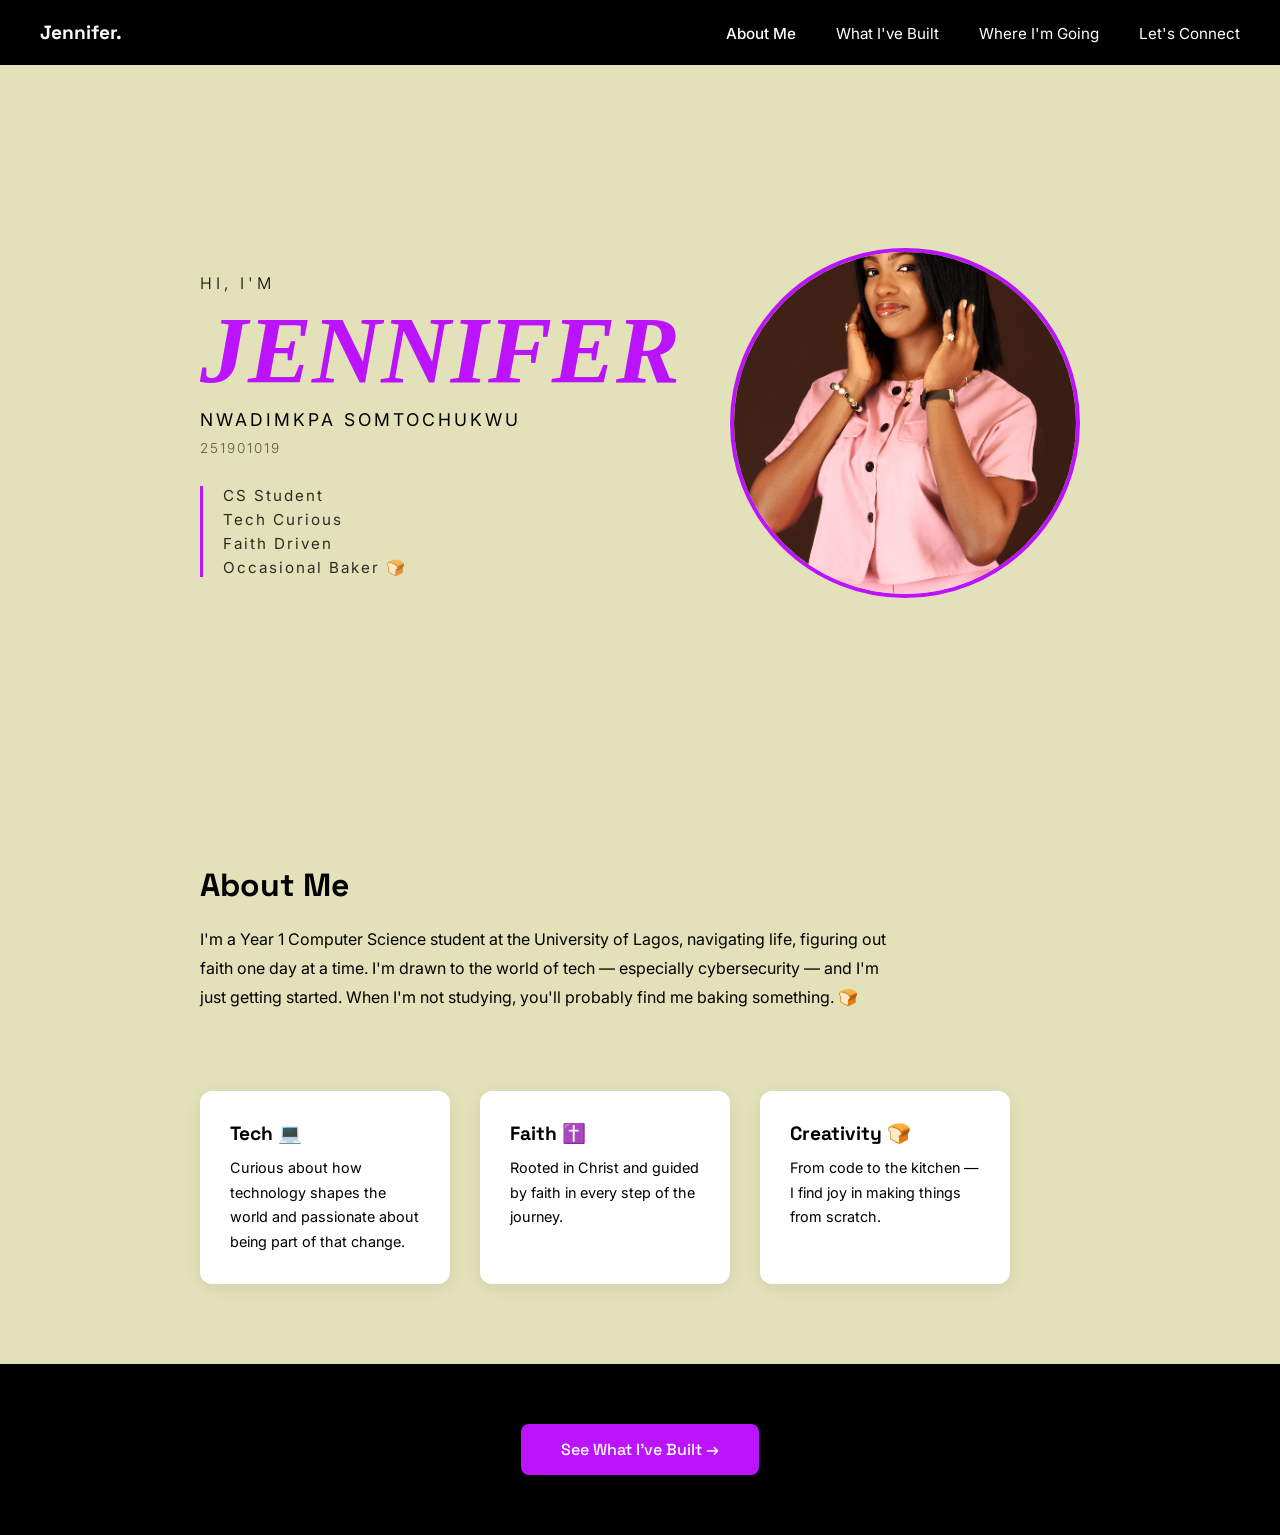
<file: index.html>
<!DOCTYPE html>
<html lang="en">
<head>
    <meta charset="UTF-8">
    <meta name="viewport" content="width=device-width, initial-scale=1.0">
    <title>Jennifer | Hi, I'm Jennifer</title>
    <link rel="stylesheet" href="style.css">
</head>
<body>

    <nav>
        <div class="logo">Jennifer.</div>
        <ul>
            <li><a href="index.html" class="active">About Me</a></li>
            <li><a href="built.html">What I've Built</a></li>
            <li><a href="going.html">Where I'm Going</a></li>
            <li><a href="connect.html">Let's Connect</a></li>
        </ul>
    </nav>
<section class="hero">
    <div class="hero-text">
        <p class="hero-greeting">HI, I'M</p>
        <h1><span>Jennifer</span></h1>
        <p class="hero-fullname">Nwadimkpa Somtochukwu</p>
        <p class="hero-matric">251901019</p>
        <div class="hero-tagline">
            <p>CS Student</p>
            <p>Tech Curious</p>
            <p>Faith Driven</p>
            <p>Occasional Baker 🍞</p>
        </div>
    </div>
    <div class="hero-image">
        <img src="me.jpg" alt="Jennifer">
    </div>
</section>
    

<section class="about">
    <h2>About Me</h2>
     <p>I'm a Year 1 Computer Science student at the University of Lagos, navigating life, 
    figuring out faith one day at a time. I'm drawn to the world of tech — especially 
    cybersecurity — and I'm just getting started. When I'm not studying, you'll probably 
    find me baking something. 🍞</p>
</section>

<section class="cards">
    <div class="card">
        <h3>Tech 💻</h3>
        <p>Curious about how technology shapes the world and passionate about being part of that change.</p>
    </div>
    <div class="card">
        <h3>Faith ✝️</h3>
        <p>Rooted in Christ and guided by faith in every step of the journey.</p>
    </div>
    <div class="card">
        <h3>Creativity 🍞</h3>
        <p>From code to the kitchen — I find joy in making things from scratch.</p>
    </div>
</section>

<section class="cta">
    <a href="built.html" class="cta-button">See What I've Built →</a>
</section>
</body>
</html>
</file>
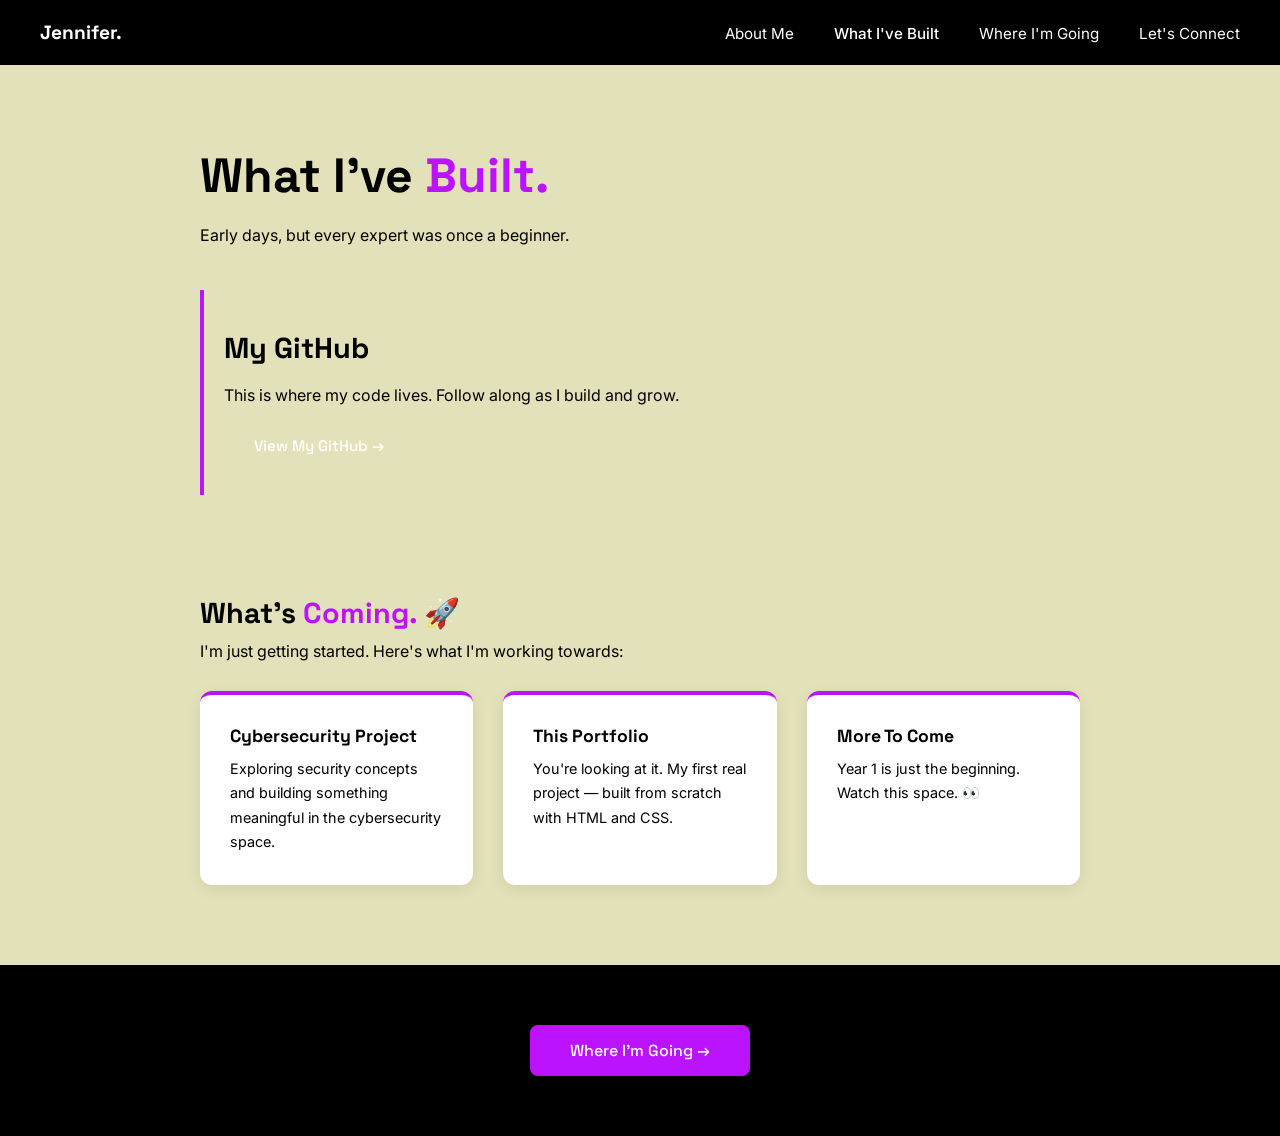
<file: built.html>
<!DOCTYPE html>
<html lang="en">
<head>
    <meta charset="UTF-8">
    <!-- Ensures proper scaling and rendering on mobile devices for responsive design -->
    <meta name="viewport" content="width=device-width, initial-scale=1.0">
    <title>Jennifer | What I've Built</title>
    <link rel="stylesheet" href="style.css">
</head>
<body>

    <nav>
        <div class="logo">Jennifer.</div>
        <ul>
            <li><a href="index.html">About Me</a></li>
            <li><a href="built.html" class="active">What I've Built</a></li>
            <li><a href="going.html">Where I'm Going</a></li>
            <li><a href="connect.html">Let's Connect</a></li>
        </ul>
    </nav>
    <section class="page-hero">
    <h1>What I've <span>Built.</span></h1>
    <p>Early days, but every expert was once a beginner.</p>
</section>

<section class="github">
    <h2>My GitHub</h2>
    <p>This is where my code lives. Follow along as I build and grow.</p>
    <a href="https://github.com/jennifer-413E" target="_blank" class="github-button">View My GitHub →</a>
</section>
<section class="coming">
    <h2>What's<span> Coming.</span> 🚀</h2>
    <p>I'm just getting started. Here's what I'm working towards:</p>
    <div class="coming-cards">
        <div class="coming-card">
            <h3>Cybersecurity Project</h3>
            <p>Exploring security concepts and building something meaningful in the cybersecurity space.</p>
        </div>
        <div class="coming-card">
            <h3>This Portfolio</h3>
            <p>You're looking at it. My first real project — built from scratch with HTML and CSS.</p>
        </div>
        <div class="coming-card">
            <h3>More To Come</h3>
            <p>Year 1 is just the beginning. Watch this space. 👀</p>
        </div>
    </div>
</section>

<section class="cta">
    <a href="going.html" class="cta-button">Where I'm Going →</a>
</section>

</body>
</html>
</file>
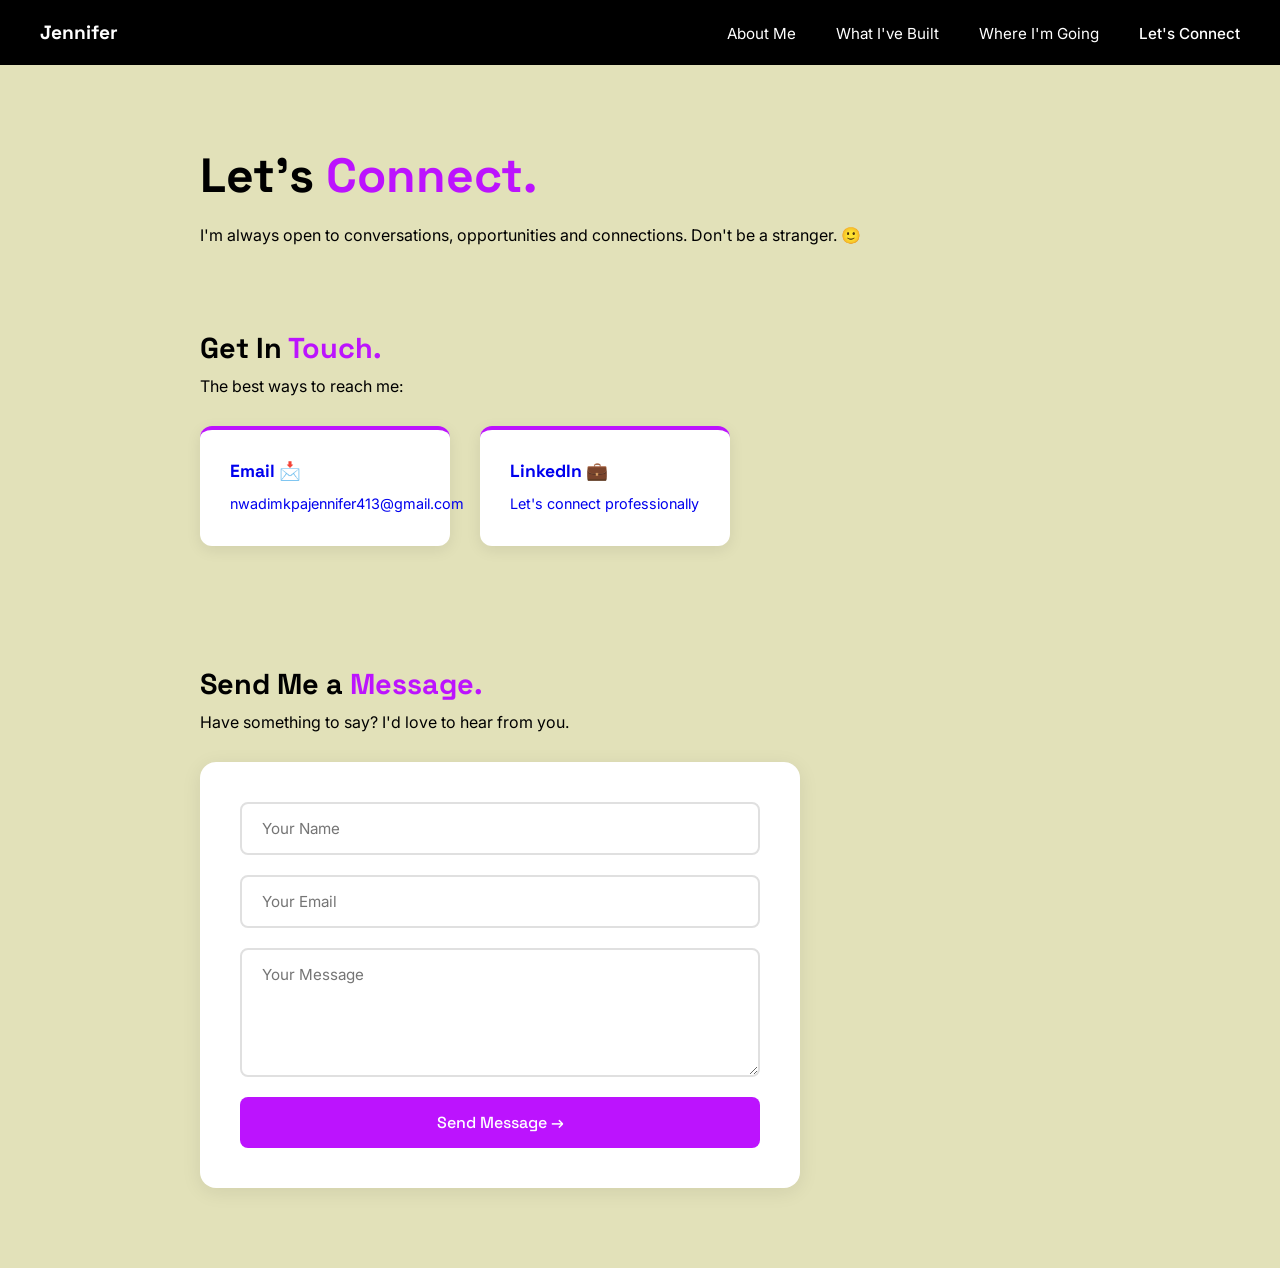
<file: connect.html>
<!DOCTYPE html>
<html lang="en">
<head>
    <meta charset="UTF-8">
    <meta name="viewport" content="width=device-width, initial-scale=1.0">
    <title> Jennifer| Lets Connect</title>
    <link rel="stylesheet" href="style.css">
</head>
<body>

    <nav>
        <div class="logo">Jennifer</div>
        <ul>
            <li><a href="index.html">About Me</a></li>
            <li><a href="built.html">What I've Built</a></li>
            <li><a href="going.html">Where I'm Going</a></li>
            <li><a href="connect.html" class="active">Let's Connect</a></li>

        </ul>
    </nav>
    <section class="page-hero">
    <h1>Let's <span>Connect.</span></h1>
    <p>I'm always open to conversations, opportunities and connections. Don't be a stranger. 🙂</p>
</section>

<section class="connect">
    <h2>Get In <span>Touch.</span></h2>
    <p>The best ways to reach me:</p>
    <div class="connect-links">
        <a href="mailto:nwadimkpajennifer413@gmail.com" class="connect-card">
            <h3>Email 📩</h3>
            <p>nwadimkpajennifer413@gmail.com</p>
        </a>
        <a href="https://www.linkedin.com/in/jennifer-nwadimkpa/" target="_blank" class="connect-card">
            <h3>LinkedIn 💼</h3>
            <p>Let's connect professionally</p>
        </a>
    </div>
</section>
 <section class="message">
    <h2>Send Me a <span>Message.</span></h2>
    <p>Have something to say? I'd love to hear from you.</p>
    <div class="message-form">
        <input type="text" placeholder="Your Name" class="form-input">
        <input type="email" placeholder="Your Email" class="form-input">
        <textarea placeholder="Your Message" class="form-input" rows="5"></textarea>
        <button class="form-button">Send Message →</button>
    </div>
</section>
</body>
</file>
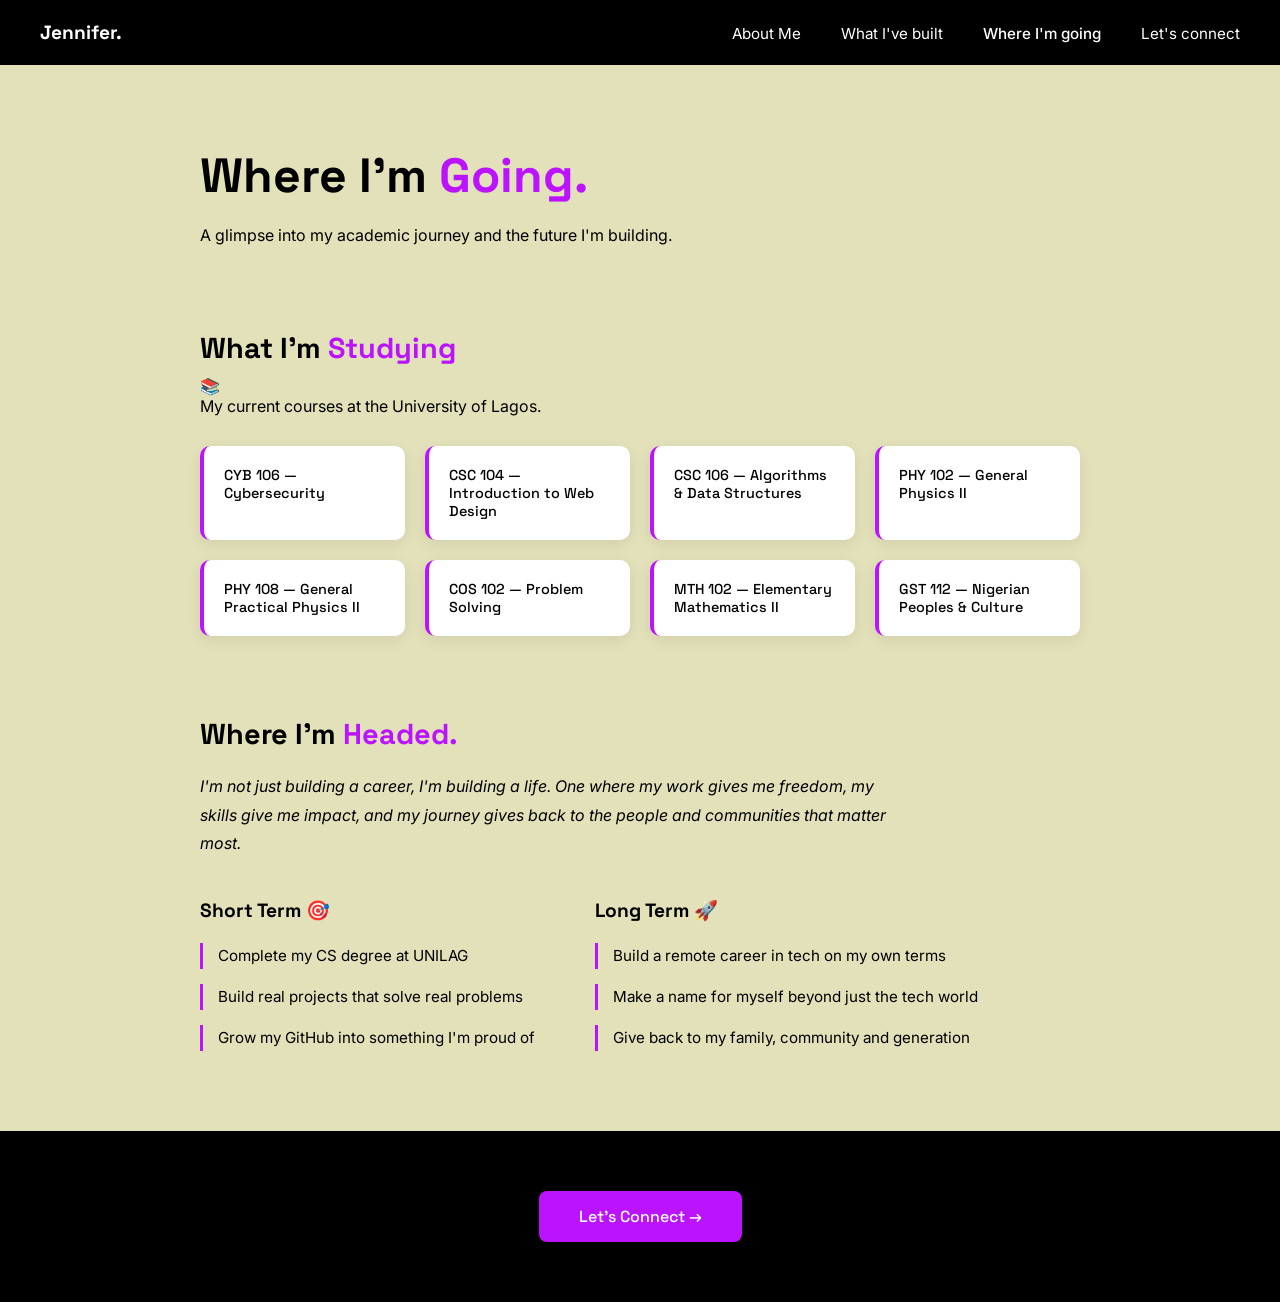
<file: going.html>
<!DOCTYPE html>
<html lang="en">
<head>
        <meta charset="UTF-8">
        <meta name="viewport" content="width=device-width, initial-scale=1.0">
        <title> Jennifer| Where i'm Going</title>
    <link rel="stylesheet" href="style.css">
</head>
<body>

    <nav>
        <div class="logo">Jennifer.</div>
        <ul>
            <li><a href="index.html">About Me</a></li>
            <li><a href="built.html">What I've built</a></li>
            <li><a href="going.html" class="active">Where I'm going</a></li>
            <li><a href="connect.html">Let's connect</a></li>
        </ul>
    </nav>
    <section class="page-hero">
    <h1>Where I'm <span>Going.</span></h1>
    <p>A glimpse into my academic journey and the future I'm building.</p>
</section>

<section class="courses">
    <h2>What I'm <span>Studying</span></h2> 📚</h2>
    <p>My current courses at the University of Lagos.</p>
    <div class="courses-grid">
        <div class="course-card">CYB 106 — Cybersecurity</div>
        <div class="course-card">CSC 104 — Introduction to Web Design</div>
        <div class="course-card">CSC 106 — Algorithms & Data Structures</div>
        <div class="course-card">PHY 102 — General Physics II</div>
        <div class="course-card">PHY 108 — General Practical Physics II</div>
        <div class="course-card">COS 102 — Problem Solving</div>
        <div class="course-card">MTH 102 — Elementary Mathematics II</div>
        <div class="course-card">GST 112 — Nigerian Peoples & Culture</div>
    </div>
</section>
<section class="goals">
    <h2>Where I'm <span>Headed.</span></h2>
    <p class="goals-statement">I'm not just building a career, I'm building a life. One where my work gives me freedom, my skills give me impact, and my journey gives back to the people and communities that matter most.</p>
    
    <div class="goals-grid">
        <div class="goals-column">
            <h3>Short Term 🎯</h3>
            <ul>
                <li>Complete my CS degree at UNILAG</li>
                <li>Build real projects that solve real problems</li>
                <li>Grow my GitHub into something I'm proud of</li>
            </ul>
        </div>
        <div class="goals-column">
            <h3>Long Term 🚀</h3>
            <ul>
                <li>Build a remote career in tech on my own terms</li>
                <li>Make a name for myself beyond just the tech world</li>
                <li>Give back to my family, community and generation</li>
            </ul>
        </div>
    </div>
</section>
<section class="cta">
    <a href="connect.html" class="cta-button">Let's Connect →</a>
</section>
</body>    
</html>
</file>
<file: style.css>
@import url('https://fonts.googleapis.com/css2?family=Playfair+Display:wght@400;700;900&family=Space+Grotesk:wght@400;500;700&family=Inter:wght@300;400;500&display=swap');
* {
    margin: 0;
    padding: 0;
    box-sizing: border-box;
}

:root {
    --lemon: #e2e1b9;
    --neon-purple: #BC13FE;
    --black: #000000;
    --lemon : #e2e1b9;
}

body {
    background-color: var(--lemon);
    color: var(--black);
    font-family: 'Inter', sans-serif
    
}

h1, h2, h3 {
    font-family: 'Space Grotesk', sans-serif;
}

 nav {
    background-color: var(--black);
    padding: 20px 40px;
    display: flex;
    justify-content: space-between;
    align-items: center;
}

nav .logo {
     font-family: 'Space Grotesk', sans-serif;
    font-size: 1.2rem;
    font-weight: 700;
    color: white; /*changed from var(--lemon) to white for better contrast*/
}

nav ul {
    list-style: none;
    display: flex;
    gap: 40px;
}

nav ul li a {
   text-decoration: none;
    color: white;
    font-family: 'Inter', sans-serif;
    font-size: 0.95rem;
    transition: color 0.3s ease;
}

nav ul li a:hover {
    color: white;
    background-color: var(--neon-purple);
    padding: 8px 16px;
    border-radius: 20px;
}

nav ul li a.active {
    color: white;
    font-weight: 500;
}

.hero {
    display: flex;
    align-items: center;
    padding: 80px 200px;
    min-height: 80vh;
    width: 100%;
    background-color: var(--lemon);
}

.hero-text {
    display: flex;
    flex-direction: column;
    gap: 10px;
}

.hero-greeting {
    font-family: 'Inter', sans-serif;
    font-size: 1rem;
    font-weight: 300;
    color: black;
    letter-spacing: 4px;
}

.hero h1 {
    font-family: 'Cormorant Garamond ', serif;
    font-size: 6rem;
    font-weight: 700;
    font-style: italic;
    text-transform: uppercase;
    color: var(--neon-purple);
    line-height: 1;
    margin: 0;
}

.hero-fullname {
    font-family: 'Inter', sans-serif;
    font-size: 1.1rem;
    font-weight: 400;
    color: black;
    letter-spacing: 3px;
    text-transform: uppercase;
}

.hero-matric {
    font-family: 'Inter', sans-serif;
    font-size: 0.85rem;
    font-weight: 300;
    color: black;
    letter-spacing: 2px;
    opacity: 0.6;
}

.hero-tagline {
    display: flex;
    flex-direction: column;
    gap: 5px;
    margin-top: 20px;
    border-left: 3px solid var(--neon-purple);
    padding-left: 20px;
}

.hero-tagline p {
    font-family: 'Inter', sans-serif;
    font-size: 0.95rem;
    color: black;
    letter-spacing: 2px;
    opacity: 0.8;
}


.about {
      padding: 80px 200px 40px 200px;
    background-color: var(--lemon);
}

.about h2 {
     font-family: 'Space Grotesk', sans-serif;
    font-size: 2rem;
    font-weight: 700;
    color: var(--black);
    margin-bottom: 20px;
}

.about p {
     font-size: 1rem;
    color: var(--black);
    line-height: 1.8;
    max-width: 700px;
}
.cards {
      display: flex;
    justify-content: flex-start;
    gap: 30px;
    padding: 40px 200px 80px 200px;
    background-color: var(--lemon);
}

.card {
    background-color: white;
    border-radius: 12px;
    padding: 30px;
    width: 250px;
    box-shadow: 0 4px 15px rgba(0, 0, 0, 0.08);
    transition: transform 0.3s ease;
}

.card:hover {
    transform: translateY(-5px);
}

.card h3 {
    font-family: 'Space Grotesk', sans-serif;
    font-size: 1.2rem;
    font-weight: 700;
    color: var(--dark-grey);
    margin-bottom: 10px;
}

.card p {
    font-size: 0.9rem;
    color: var(--mid-grey);
    line-height: 1.7;
}
.cta {
     display: flex;
    justify-content: center;
    padding: 60px 0;
    background-color: var(--black);
}

.cta-button {
    background-color: var(--neon-purple);
    color: white;
    text-decoration: none;
    padding: 15px 40px;
    border-radius: 8px;
    font-family: 'Space Grotesk', sans-serif;
    font-size: 1rem;
    font-weight: 500;
    transition: background-color 0.3s ease;
}

.cta-button:hover {
    background-color: var(--dark-grey);
}
.page-hero {
    padding: 80px 200px 40px 200px;
}

.page-hero h1 {
    font-family: 'Space Grotesk', sans-serif;
    font-size: 3rem;
    font-weight: 700;
    color: var(--dark-grey);
    margin-bottom: 15px;
}

.page-hero h1 span {
    color: var(--neon-purple);
}

.page-hero p {
    font-size: 1rem;
    color: var(--mid-grey);
    line-height: 1.8;
}
.github {
    padding: 40px 20px;
    border-left: 4px solid var(--neon-purple);
    margin: 0 200px 60px 200px;
}

.github h2 {
    font-family: 'Space Grotesk', sans-serif;
    font-size: 1.8rem;
    font-weight: 700;
    color: var(--dark-grey);
    margin-bottom: 15px;
}

.github p {
    font-size: 1rem;
    color: var(--mid-grey);
    line-height: 1.8;
    margin-bottom: 25px;
}

.github-button {
    background-color: var(--dark-grey);
    color: white;
    text-decoration: none;
    padding: 12px 30px;
    border-radius: 8px;
    font-family: 'Space Grotesk', sans-serif;
    font-size: 0.95rem;
    font-weight: 500;
    transition: background-color 0.3s ease;
}

.github-button:hover {
    background-color: var(--neon-purple);
}
.coming {
    padding: 40px 200px 80px 200px;
}

.coming h2 {
    font-family: 'Space Grotesk', sans-serif;
    font-size: 1.8rem;
    font-weight: 700;
    color: var(--dark-grey);
    margin-bottom: 10px;

}
.coming h2 span {
    color: var(--neon-purple);
}
.coming > p {
    font-size: 1rem;
    color: var(--mid-grey);
    margin-bottom: 30px;
}


.coming-cards {
    display: flex;
    gap: 30px;
}

.coming-card {
    background-color: white;
    border-radius: 12px;
    padding: 30px;
    flex: 1;
    border-top: 4px solid var(--neon-purple);
    box-shadow: 0 4px 15px rgba(0, 0, 0, 0.08);
    transition: transform 0.3s ease;
}

.coming-card:hover {
    transform: translateY(-5px);
}

.coming-card h3 {
    font-family: 'Space Grotesk', sans-serif;
    font-size: 1.1rem;
    font-weight: 700;
    color: var(--dark-grey);
    margin-bottom: 10px;
}

.coming-card p {
    font-size: 0.9rem;
    color: var(--mid-grey);
    line-height: 1.7;
}
.courses {
    padding: 40px 200px;
}

.courses h2 {
    font-family: 'Space Grotesk', sans-serif;
    font-size: 1.8rem;
    font-weight: 700;
    color: var(--dark-grey);
    margin-bottom: 10px;
}

.courses > p {
    font-size: 1rem;
    color: var(--mid-grey);
    margin-bottom: 30px;
}

.courses-grid {
    display: grid;
    grid-template-columns: repeat(4, 1fr);
    gap: 20px;
}

.course-card {
    background-color: white;
    border-radius: 10px;
    padding: 20px;
    font-family: 'Space Grotesk', sans-serif;
    font-size: 0.9rem;
    font-weight: 500;
    color: var(--dark-grey);
    border-left: 4px solid var(--neon-purple);
    box-shadow: 0 4px 15px rgba(0, 0, 0, 0.08);
    transition: transform 0.3s ease;
}

.course-card:hover {
    transform: translateY(-5px);
}

.courses h2 span {
    color: var(--neon-purple);
}
.goals {
    padding: 40px 200px 80px 200px;
}

.goals h2 {
    font-family: 'Space Grotesk', sans-serif;
    font-size: 1.8rem;
    font-weight: 700;
    color: var(--dark-grey);
    margin-bottom: 20px;
}

.goals h2 span {
    color: var(--neon-purple);
}

.goals-statement {
    font-size: 1rem;
    color: var(--mid-grey);
    line-height: 1.8;
    max-width: 700px;
    margin-bottom: 40px;
    font-style: italic;
}

.goals-grid {
    display: flex;
    gap: 60px;
}

.goals-column h3 {
    font-family: 'Space Grotesk', sans-serif;
    font-size: 1.2rem;
    font-weight: 700;
    color: var(--dark-grey);
    margin-bottom: 20px;
}

.goals-column ul {
    list-style: none;
    display: flex;
    flex-direction: column;
    gap: 15px;
}

.goals-column ul li {
    font-size: 0.95rem;
    color: var(--mid-grey);
    line-height: 1.7;
    padding-left: 15px;
    border-left: 3px solid var(--neon-purple);
}

.connect {
    padding: 40px 200px 80px 200px;
}

.connect h2 {
    font-family: 'Space Grotesk', sans-serif;
    font-size: 1.8rem;
    font-weight: 700;
    color: var(--dark-grey);
    margin-bottom: 10px;
}

.connect h2 span {
    color: var(--neon-purple);
}

.connect > p {
    font-size: 1rem;
    color: var(--mid-grey);
    margin-bottom: 30px;
}

.connect-links {
    display: flex;
    gap: 30px;
}

.connect-card {
    background-color: white;
    border-radius: 12px;
    padding: 30px;
    width: 250px;
    box-shadow: 0 4px 15px rgba(0, 0, 0, 0.08);
    text-decoration: none;
    border-top: 4px solid var(--neon-purple);
    transition: transform 0.3s ease;
}

.connect-card:hover {
    transform: translateY(-5px);
}

.connect-card h3 {
    font-family: 'Space Grotesk', sans-serif;
    font-size: 1.1rem;
    font-weight: 700;
    color: var(--dark-grey);
    margin-bottom: 10px;
}

.connect-card p {
    font-size: 0.9rem;
    color: var(--mid-grey);
    line-height: 1.7;
}

.message {
    padding: 40px 200px 80px 200px;
}

.message h2 {
    font-family: 'Space Grotesk', sans-serif;
    font-size: 1.8rem;
    font-weight: 700;
    color: var(--dark-grey);
    margin-bottom: 10px;
}

.message h2 span {
    color: var(--neon-purple);
}

.message > p {
    font-size: 1rem;
    color: var(--mid-grey);
    margin-bottom: 30px;
}

.message-form {
    background-color: white;
    border-radius: 16px;
    padding: 40px;
    max-width: 600px;
    box-shadow: 0 4px 20px rgba(0, 0, 0, 0.08);
    display: flex;
    flex-direction: column;
    gap: 20px;
}

.form-input {
    width: 100%;
    padding: 15px 20px;
    border: 2px solid #E0E0E0;
    border-radius: 8px;
    font-family: 'Inter', sans-serif;
    font-size: 0.95rem;
    color: var(--dark-grey);
    outline: none;
    transition: border-color 0.3s ease;
}

.form-input:focus {
    border-color: var(--neon-purple);
}

.form-button {
    background-color: var(--neon-purple);
    color: white;
    border: none;
    padding: 15px 30px;
    border-radius: 8px;
    font-family: 'Space Grotesk', sans-serif;
    font-size: 1rem;
    font-weight: 500;
    cursor: pointer;
    transition: background-color 0.3s ease;
}

.form-button:hover {
    background-color: var(--dark-grey);
}

.hero-image {
    margin-left: auto;
}

.hero-image img {
    width: 350px;
    height: 350px;
    object-fit: cover;
    object-position: top;
    border-radius: 50%;
    border: 4px solid var(--neon-purple);
}
</file>
